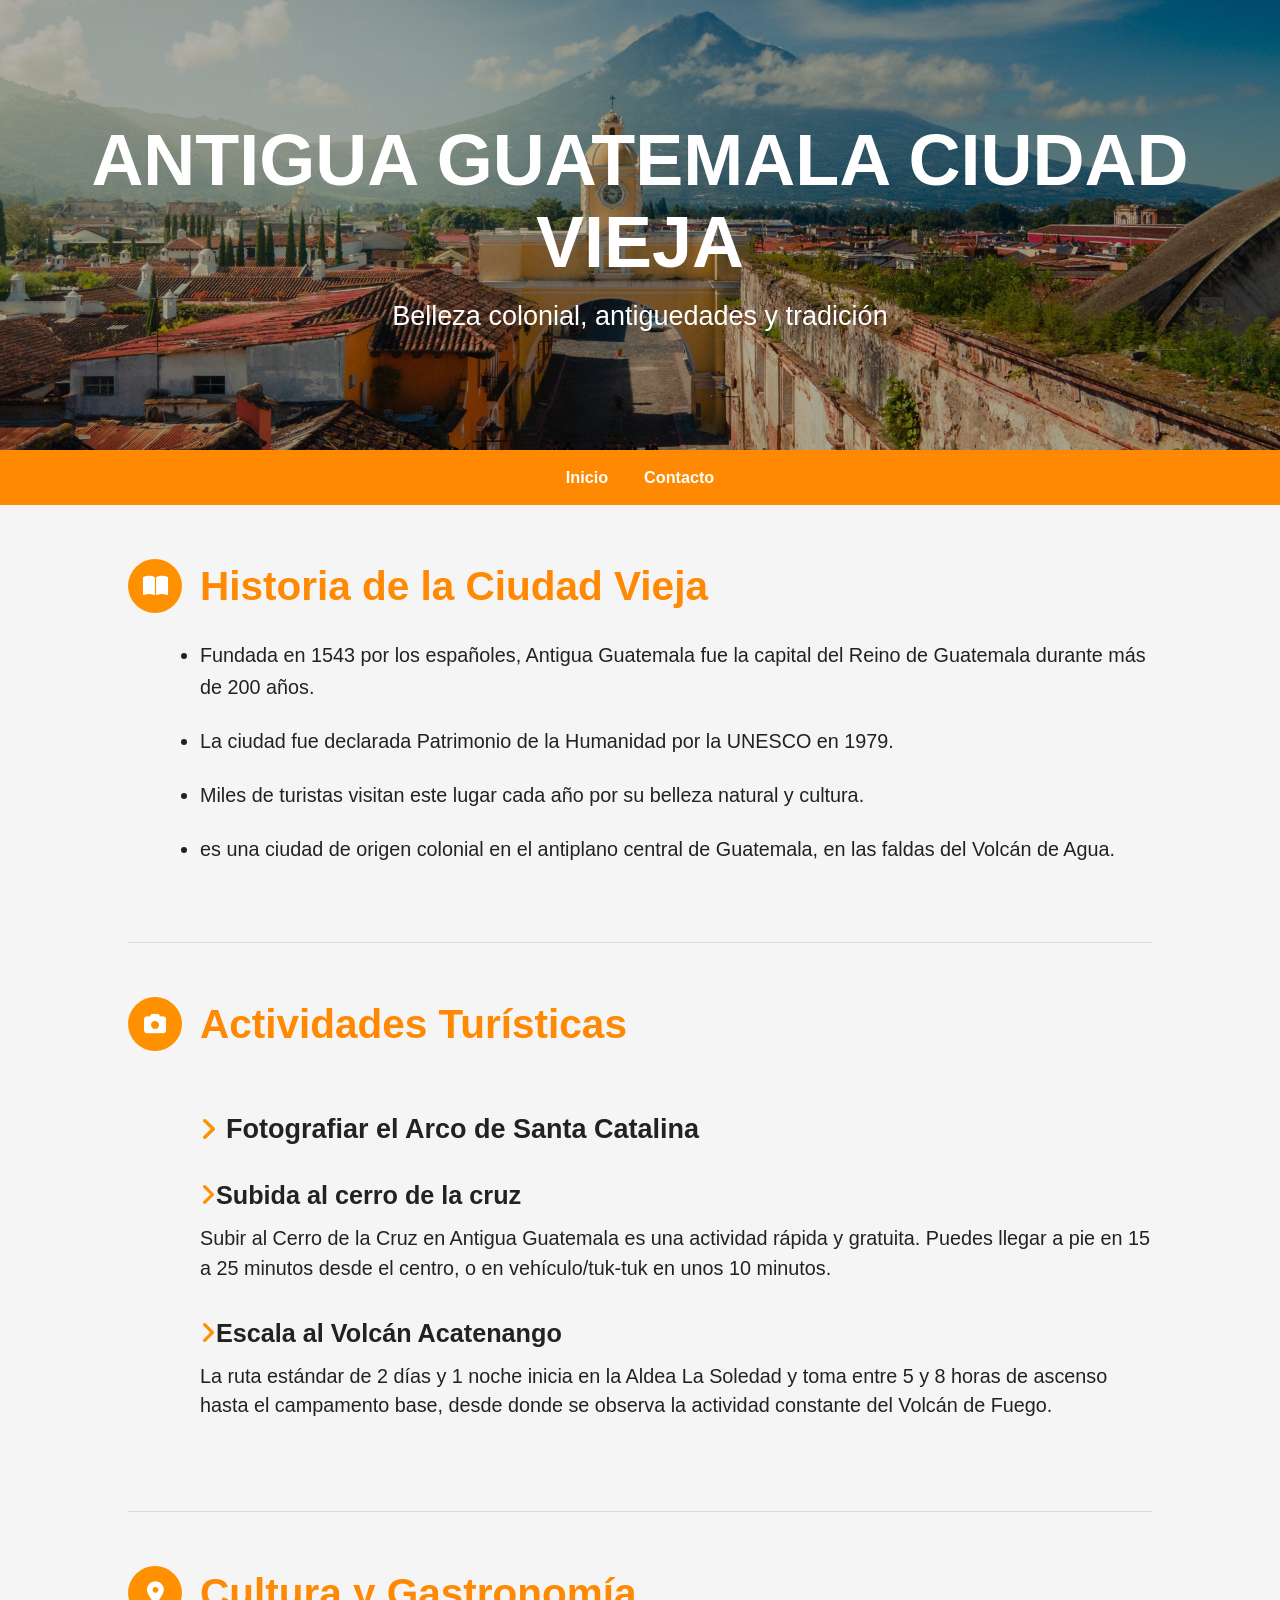
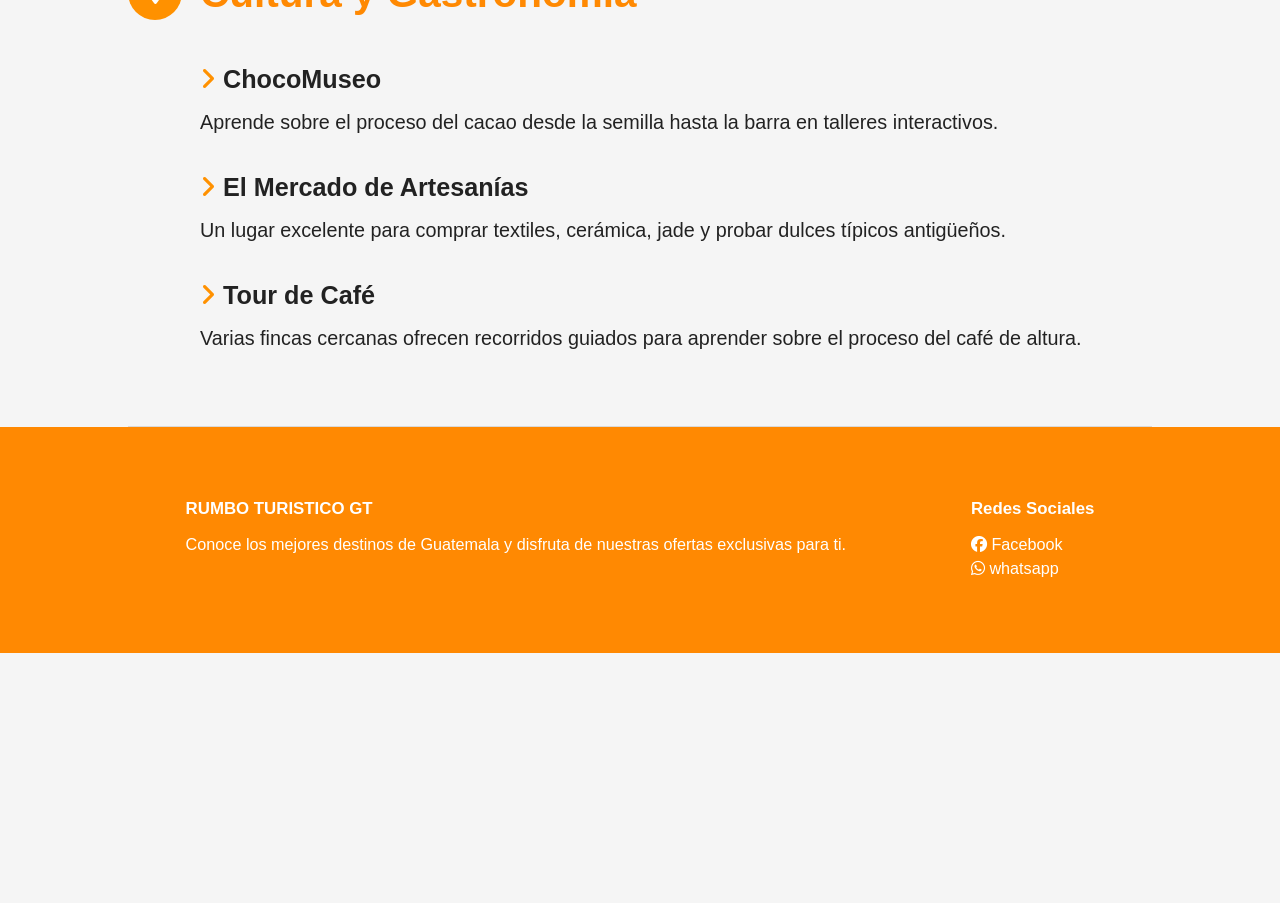
<file: ANTIGUA.html>
<!DOCTYPE html>
<html lang="es">

<head>
    <meta charset="UTF-8">
    <meta name="viewport" content="width=device-width, initial-scale=1.0">
    <title>ANTIGUA GUATEMALA  CIUDAD VIEJA</title>

    <link rel="stylesheet" href="STYLE-ANTIGUA.css">
    <meta name="viewport" content="width=device-width, initial-scale=1.0">

    <!-- ICONOS -->
    <link rel="stylesheet"
        href="https://cdnjs.cloudflare.com/ajax/libs/font-awesome/6.5.1/css/all.min.css">
</head>

<body>

    <!-- HERO -->

    <header>

        <div class="overlay">
            

            <h1>ANTIGUA GUATEMALA  CIUDAD VIEJA</h1>

            <p>Belleza colonial, antiguedades y tradición</p>

            

        </div>

    </header>

    <!-- MENÚ -->

    <nav>

        <a href="index.html">Inicio</a>
        <a href="#contacto">Contacto</a>

    </nav>

    <!-- HISTORIA -->

    <section class="contenedor">

        <div class="titulo-icono">

            <i class="fa-solid fa-book-open"></i>
            <h2>Historia de la Ciudad Vieja</h2>

        </div>

        <ul>

            <li>Fundada en 1543 por los españoles, Antigua Guatemala fue la capital del Reino de Guatemala durante más de 200 años.</li>

            <li>La ciudad fue declarada Patrimonio de la Humanidad por la UNESCO en 1979.</li>

            <li>Miles de turistas visitan este lugar cada año por su belleza natural y cultura.</li>

            <li> es una ciudad de origen colonial en el antiplano central de Guatemala, en las faldas del Volcán de Agua.</li>

        </ul>

    </section>

    <!-- ACTIVIDADES -->

    <section class="contenedor">

        <div class="titulo-icono">

            <i class="fa-solid fa-camera"></i>
            <h2>Actividades Turísticas</h2>

        </div>

        <div class="lista">

            <div class="item">

               <div class="item">

    <input type="checkbox" id="lancha">

    <label for="lancha" class="titulo-desplegable">

        <i class="fa-solid fa-angle-right"></i>

        Fotografiar el Arco de Santa Catalina

    </label>

    <div class="contenido">

        <p>
             Fotografiar el Arco de Santa Catalina con el Volcán de Agua de fondo, puede ser un hermoso recuerdo cuando visites antigua Guatemala.  </p>
<img src="ARCODESANTACATALINA.jpg" alt="Arco de Santa Catalina">

</div>

                </p>
<div class="imagen-desplegable">
                </div>
            </div>

            <div class="item">

                <h3><i class="fa-solid fa-angle-right"></i>Subida al cerro de la cruz</h3>

                <p>
                    Subir al Cerro de la Cruz en Antigua Guatemala es una actividad rápida y gratuita. Puedes llegar a pie en 15 a 25 minutos
                     desde el centro, o en vehículo/tuk-tuk en unos 10 minutos.
                </p>

            </div>

            <div class="item">

                <h3><i class="fa-solid fa-angle-right"></i>Escala al Volcán Acatenango</h3>

                <p>
                    La ruta estándar de 2 días y 1 noche inicia en la Aldea La Soledad y toma entre 5 y 8 horas de ascenso hasta el campamento base,
                     desde donde se observa la actividad constante del Volcán de Fuego.
                </p>

            </div>

        </div>

    </section>

    <!-- PUEBLOS -->

    <section class="contenedor">

        <div class="titulo-icono">

            <i class="fa-solid fa-location-dot"></i>
            <h2>Cultura y Gastronomía</h2>

        </div>

        <div class="lista">

            <div class="item">

                <h3><i class="fa-solid fa-angle-right"></i> ChocoMuseo</h3>

                <p>
                    Aprende sobre el proceso del cacao desde la semilla hasta la barra en talleres interactivos.
                </p>

            </div>

            <div class="item">

                <h3><i class="fa-solid fa-angle-right"></i> El Mercado de Artesanías</h3>

                <p>
                    Un lugar excelente para comprar textiles, cerámica, jade y probar dulces típicos antigüeños.
                </p>

            </div>

            <div class="item">

                <h3><i class="fa-solid fa-angle-right"></i> Tour de Café</h3>

                <p>
                     Varias fincas cercanas ofrecen recorridos guiados 
                      para aprender sobre el proceso del café de altura.
                </p>

            </div>

        </div>

    </section>

    <!-- FOOTER -->

    <footer>
        <footer id="contacto">

      
        <div class="footer-contenido">

            <div>

                <h3>RUMBO TURISTICO GT</h3>

                <p>
                    Conoce los mejores destinos de Guatemala y disfruta de nuestras ofertas exclusivas para ti.
                </p>

            </div>

            <div>

                <h3>Redes Sociales</h3>

                <p>
                    <i class="fa-brands fa-facebook"></i> Facebook
                </p>

            

                <p>
                    <i class="fa-brands fa-whatsapp"></i> whatsapp
                </p>
            </div>

        </div>

    </footer>

</body>

</html>
</file>
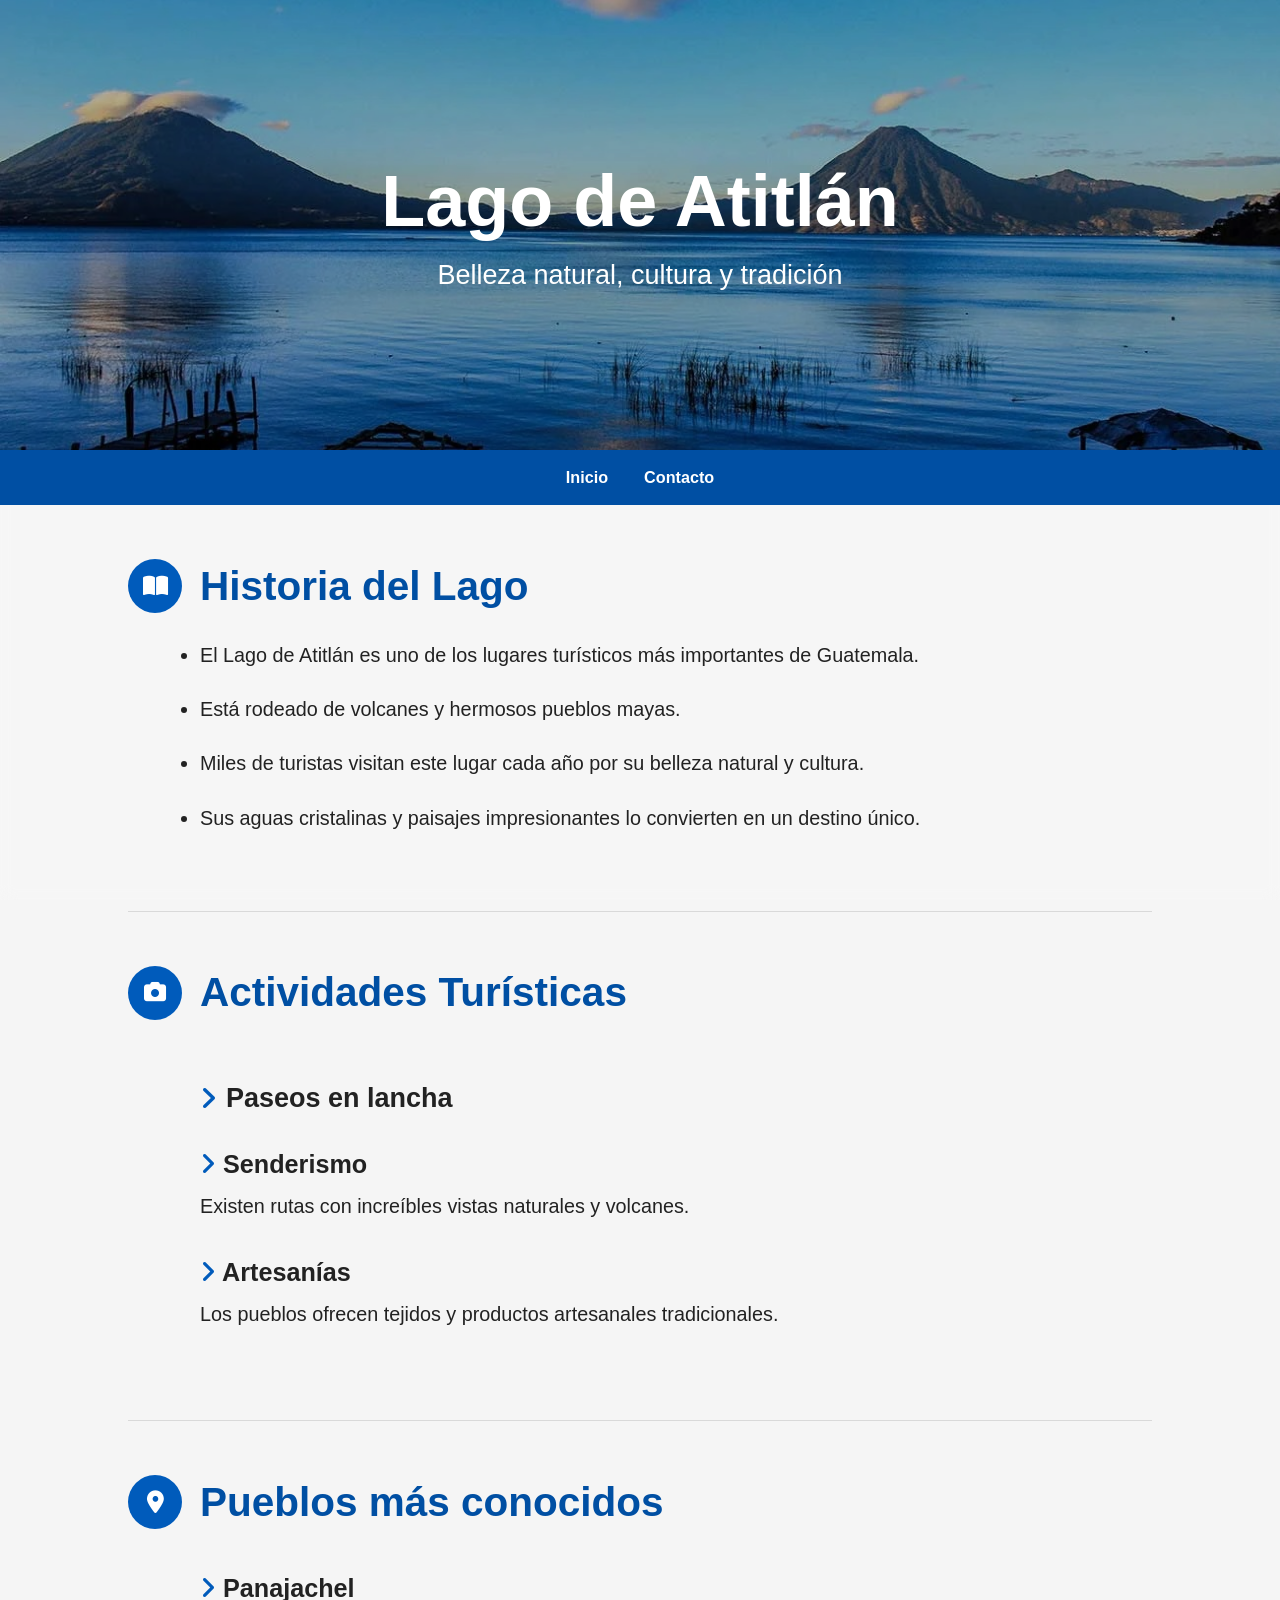
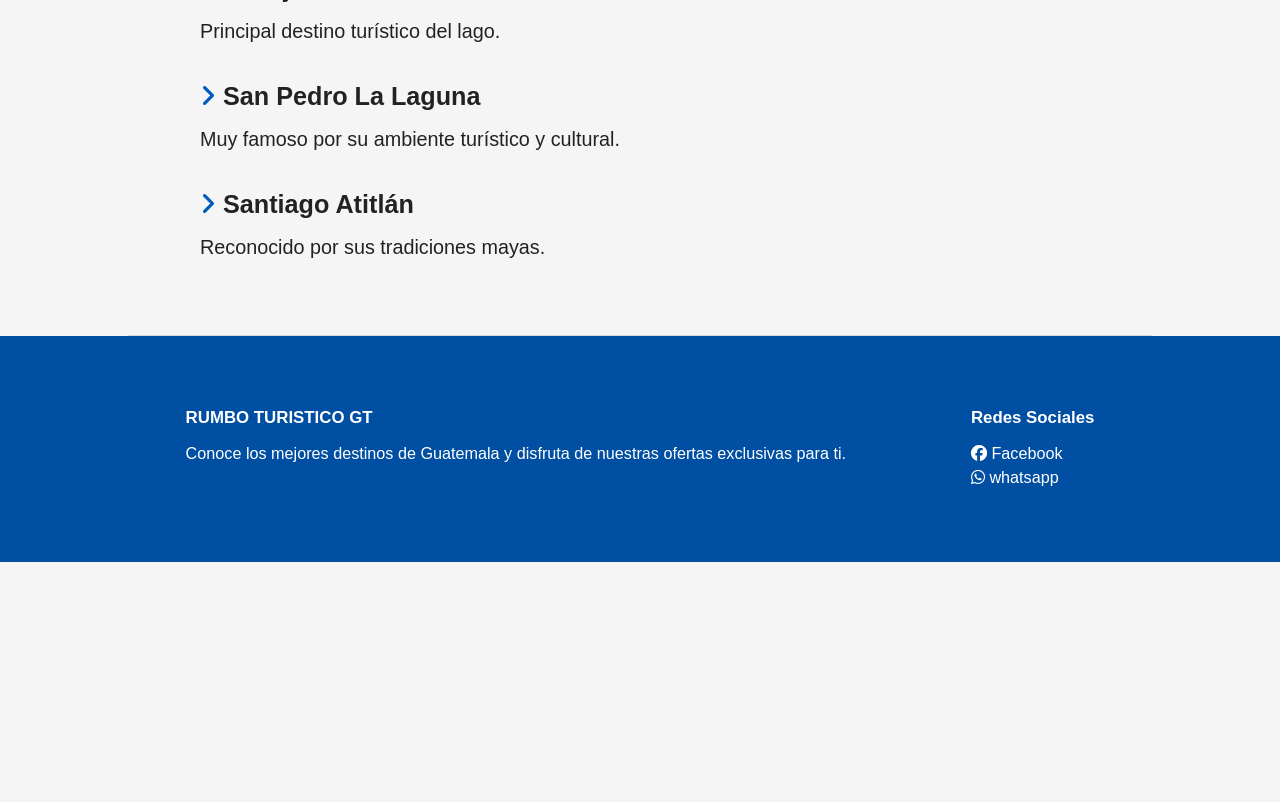
<file: ATITLAN.html>
<!DOCTYPE html>
<html lang="es">

<head>
    <meta charset="UTF-8">
    <meta name="viewport" content="width=device-width, initial-scale=1.0">
    <title>Lago de Atitlán</title>

    <link rel="stylesheet" href="style-ATITLAN.css">

    <!-- ICONOS -->
    <link rel="stylesheet"
        href="https://cdnjs.cloudflare.com/ajax/libs/font-awesome/6.5.1/css/all.min.css">
</head>

<body>

    <!-- HERO -->

    <header>

        <div class="overlay">

            <h1>Lago de Atitlán</h1>

            <p>Belleza natural, cultura y tradición</p>

        </div>

    </header>

    <!-- MENÚ -->

    <nav>

        <a href="index.html">Inicio</a>
        <a href="#contacto">Contacto</a>

    </nav>

    <!-- HISTORIA -->

    <section class="contenedor">

        <div class="titulo-icono">

            <i class="fa-solid fa-book-open"></i>
            <h2>Historia del Lago</h2>

        </div>

        <ul>

            <li>El Lago de Atitlán es uno de los lugares turísticos más importantes de Guatemala.</li>

            <li>Está rodeado de volcanes y hermosos pueblos mayas.</li>

            <li>Miles de turistas visitan este lugar cada año por su belleza natural y cultura.</li>

            <li>Sus aguas cristalinas y paisajes impresionantes lo convierten en un destino único.</li>

        </ul>

    </section>

    <!-- ACTIVIDADES -->

    <section class="contenedor">

        <div class="titulo-icono">

            <i class="fa-solid fa-camera"></i>
            <h2>Actividades Turísticas</h2>

        </div>

        <div class="lista">

            <div class="item">

               <div class="item">

    <input type="checkbox" id="lancha">

    <label for="lancha" class="titulo-desplegable">

        <i class="fa-solid fa-angle-right"></i>

        Paseos en lancha

    </label>

    <div class="contenido">

        <p>
            Los visitantes pueden recorrer diferentes pueblos alrededor del lago. 
            Puedes utilizar lanchas públicas o contratar tours privados para visitar comunidades como Santiago Atitlán, San Juan La Laguna y Panajachel.        </p>
<img src="PASEO EN LANCHA.jpg" alt="Paseo en lancha">

</div>

                </p>
<div class="imagen-desplegable">
                </div>
            </div>

            <div class="item">

                <h3><i class="fa-solid fa-angle-right"></i> Senderismo</h3>

                <p>
                    Existen rutas con increíbles vistas naturales y volcanes.
                </p>

            </div>

            <div class="item">

                <h3><i class="fa-solid fa-angle-right"></i> Artesanías</h3>

                <p>
                    Los pueblos ofrecen tejidos y productos artesanales tradicionales.
                </p>

            </div>

        </div>

    </section>

    <!-- PUEBLOS -->

    <section class="contenedor">

        <div class="titulo-icono">

            <i class="fa-solid fa-location-dot"></i>
            <h2>Pueblos más conocidos</h2>

        </div>

        <div class="lista">

            <div class="item">

                <h3><i class="fa-solid fa-angle-right"></i> Panajachel</h3>

                <p>
                    Principal destino turístico del lago.
                </p>

            </div>

            <div class="item">

                <h3><i class="fa-solid fa-angle-right"></i> San Pedro La Laguna</h3>

                <p>
                    Muy famoso por su ambiente turístico y cultural.
                </p>

            </div>

            <div class="item">

                <h3><i class="fa-solid fa-angle-right"></i> Santiago Atitlán</h3>

                <p>
                    Reconocido por sus tradiciones mayas.
                </p>

            </div>

        </div>

    </section>

    <!-- FOOTER -->

    <footer>
        <footer id="contacto">

      
        <div class="footer-contenido">

            <div>

                <h3>RUMBO TURISTICO GT</h3>

                <p>
                    Conoce los mejores destinos de Guatemala y disfruta de nuestras ofertas exclusivas para ti.
                </p>

            </div>

            <div>

                <h3>Redes Sociales</h3>

                <p>
                    <i class="fa-brands fa-facebook"></i> Facebook
                </p>

            

                <p>
                    <i class="fa-brands fa-whatsapp"></i> whatsapp
                </p>
            </div>

        </div>

    </footer>

</body>

</html>
</file>
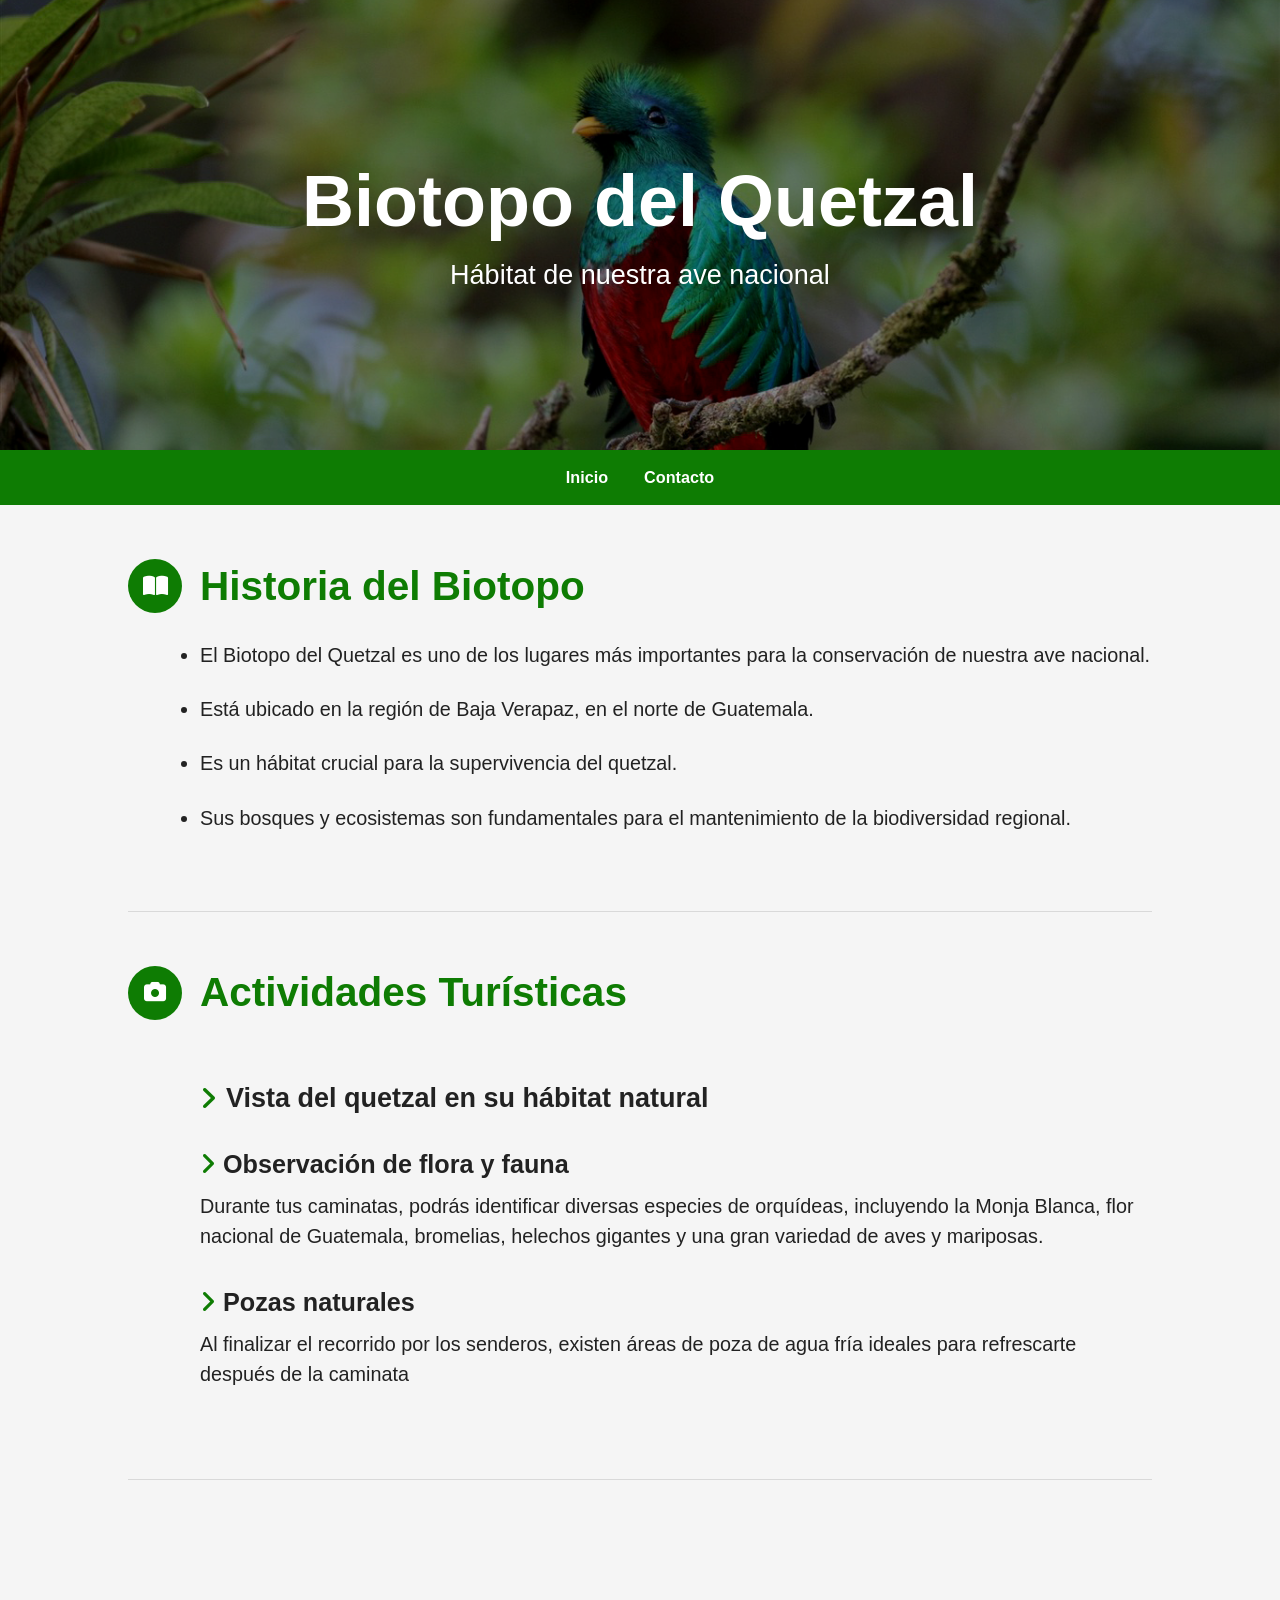
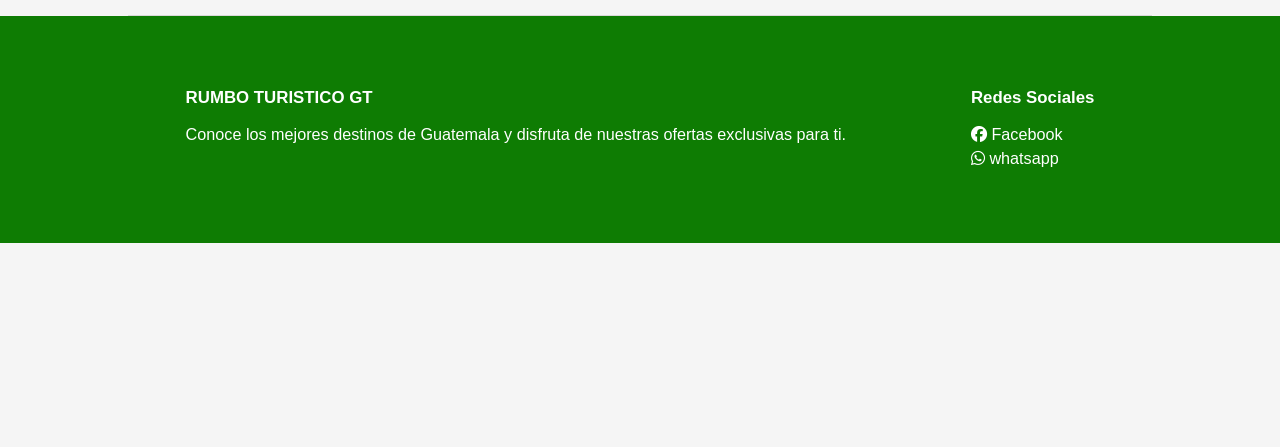
<file: Baja_Verapaz_2.html>
<!DOCTYPE html>
<html lang="es">

<head>
    <meta charset="UTF-8">
    <meta name="viewport" content="width=device-width, initial-scale=1.0">
    <title>Biotopo del Quetzal</title>

    <link rel="stylesheet" href="Baja_Verapaz_2.css">
    <meta name="viewport" content="width=device-width, initial-scale=1.0">

    <!-- ICONOS -->
    <link rel="stylesheet"
        href="https://cdnjs.cloudflare.com/ajax/libs/font-awesome/6.5.1/css/all.min.css">
</head>

<body>

    <!-- HERO -->

    <header>

        <div class="overlay">

            <h1>Biotopo del Quetzal</h1>

            <p>Hábitat de nuestra ave nacional</p>

        </div>

    </header>

    <!-- MENÚ -->

    <nav>

        <a href="index.html">Inicio</a>
        <a href="#contacto">Contacto</a>

    </nav>

    <!-- HISTORIA -->

    <section class="contenedor">

        <div class="titulo-icono">

            <i class="fa-solid fa-book-open"></i>
            <h2>Historia del Biotopo</h2>

        </div>

        <ul>

            <li>El Biotopo del Quetzal es uno de los lugares más importantes para la conservación de nuestra ave nacional.</li>

            <li>Está ubicado en la región de Baja Verapaz, en el norte de Guatemala.</li>

            <li>Es un hábitat crucial para la supervivencia del quetzal.</li>

            <li>Sus bosques y ecosistemas son fundamentales para el mantenimiento de la biodiversidad regional.</li>

        </ul>

    </section>

    <!-- ACTIVIDADES -->

    <section class="contenedor">

        <div class="titulo-icono">

            <i class="fa-solid fa-camera"></i>
            <h2>Actividades Turísticas</h2>

        </div>

        <div class="lista">

            <div class="item">

               <div class="item">

    <input type="checkbox" id="lancha">

    <label for="lancha" class="titulo-desplegable">

        <i class="fa-solid fa-angle-right"></i>

        Vista del quetzal en su hábitat natural

    </label>

    <div class="contenido">

        <p> La actividad estrella. La mejor época para observarlos es su etapa de anidación, y los mejores horarios son muy temprano en la mañana
             o al atardecer, cuando hay menos afluencia y las aves están más activas. </p> 
                 </p>
<img src="quetzal-2.jpg"  alt="Vista del quetzal en su hábitat natural">

</div>

                </p>
<div class="imagen-desplegable">
                </div>
            </div>

            <div class="item">

                <h3><i class="fa-solid fa-angle-right"></i> Observación de flora y fauna</h3>

                <p>
                    Durante tus caminatas, podrás identificar diversas especies de orquídeas, incluyendo la Monja Blanca, flor nacional de Guatemala,
                     bromelias, helechos gigantes y una gran variedad de aves y mariposas. 
                </p>

            </div>

            <div class="item">

                <h3><i class="fa-solid fa-angle-right"></i> Pozas naturales</h3>

                <p>
                     Al finalizar el recorrido por los senderos,
                      existen áreas de poza de agua fría ideales para refrescarte después de la caminata
                </p>

            </div>

        </div>

    </section>

    <!-- PUEBLOS -->

    <section class="contenedor">

        <div class="titulo-icono">

            

        </div>

    </section>

    <!-- FOOTER -->

    <footer>
        <footer id="contacto">

      
        <div class="footer-contenido">

            <div>

                <h3>RUMBO TURISTICO GT</h3>

                <p>
                    Conoce los mejores destinos de Guatemala y disfruta de nuestras ofertas exclusivas para ti.
                </p>

            </div>

            <div>

                <h3>Redes Sociales</h3>

                <p>
                    <i class="fa-brands fa-facebook"></i> Facebook
                </p>

            

                <p>
                    <i class="fa-brands fa-whatsapp"></i> whatsapp
                </p>
            </div>

        </div>

    </footer>

</body>

</html>
</file>
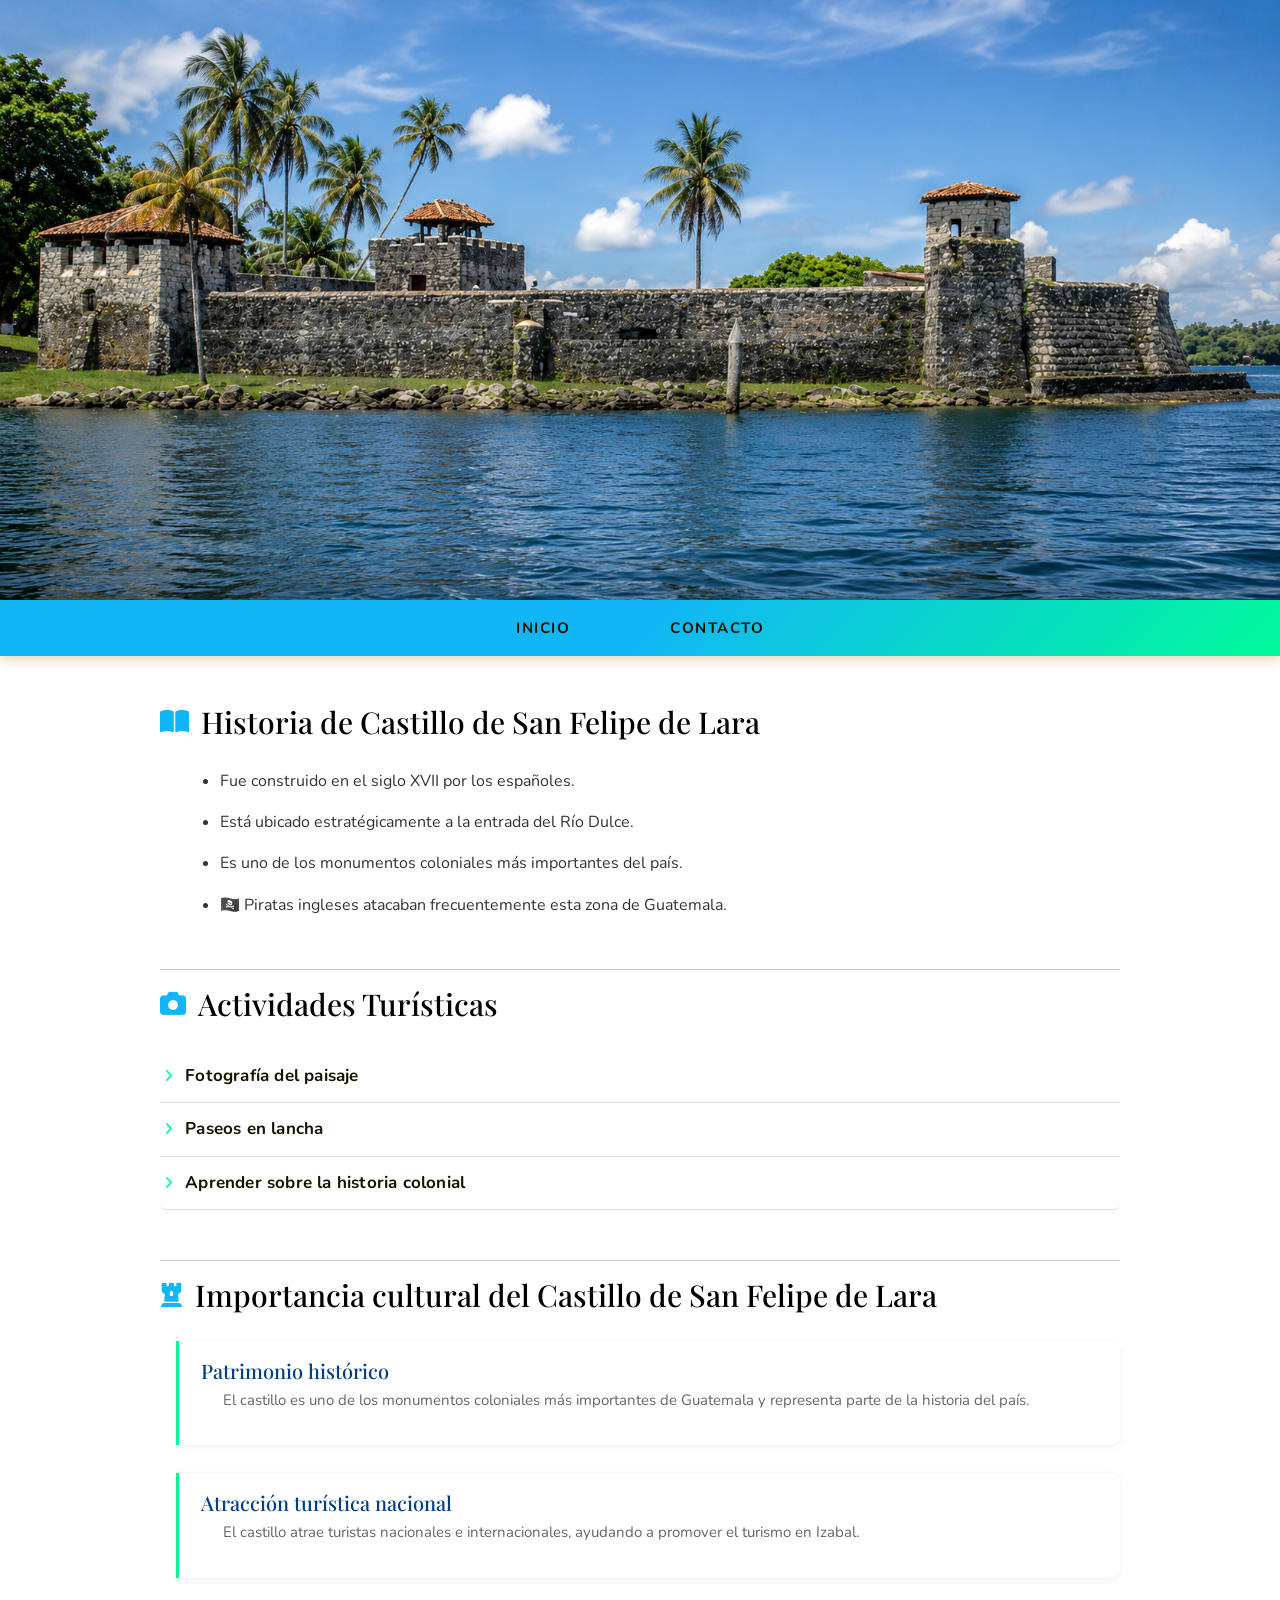
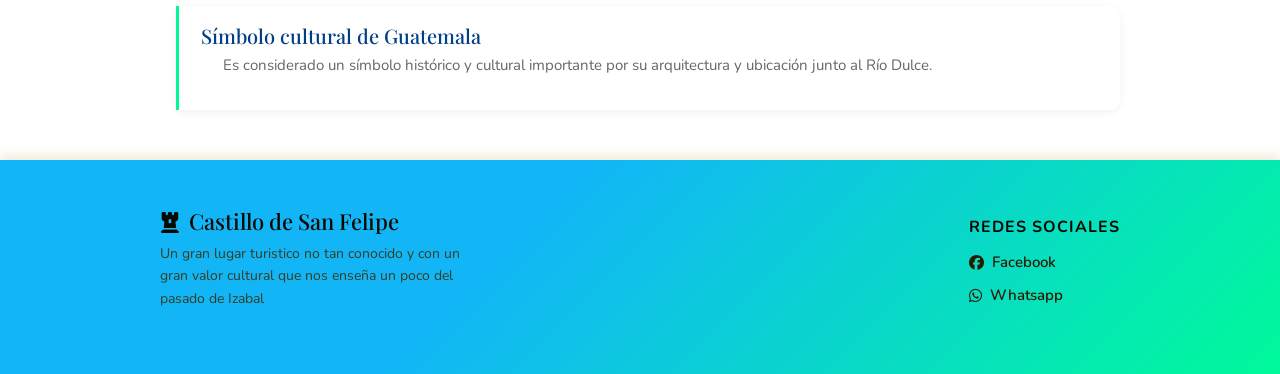
<file: SAN-FELIPE.html>
<!DOCTYPE html>
<html lang="es">
<head>

    <meta charset="UTF-8">
    <meta name="viewport" content="width=device-width, initial-scale=1.0">

    <title>SAN FELIPE DE LARA-CASTILLO COLONIAL</title>

    <link rel="stylesheet" href="style-FELIPE.css">

    <link href="https://cdn.jsdelivr.net/npm/bootstrap@5.3.3/dist/css/bootstrap.min.css" rel="stylesheet">

    <link rel="stylesheet"
    href="https://cdnjs.cloudflare.com/ajax/libs/font-awesome/6.5.1/css/all.min.css">

</head>

<body>


    <header>

        <div class="banner">

            <img src="h.png" >

        </div>


        <!-- MENU -->
        <nav>

            <ul>

                <li>
                    <a href="index.html">Inicio</a>
                </li>

                <li>
                    <a href="#contacto">Contacto</a>
                </li>

            </ul>

        </nav>

    </header>



    <main>


        <section class="contenido" id="inicio">

            <h1>
                <i class="fa-solid fa-book-open"></i>
                Historia de Castillo de San Felipe de Lara
            </h1>

            <ul>

                <li>
                    Fue construido en el siglo XVII por los españoles.               
                 </li>

                <li>
                   Está ubicado estratégicamente a la entrada del Río Dulce.
                </li>

                <li>
                 Es uno de los monumentos coloniales más importantes del país.
                </li>

                <li>
                    🏴‍☠️ Piratas ingleses atacaban frecuentemente esta zona de Guatemala.
                </li>

            </ul>

        </section>

        <hr>



        <section class="contenido">

            <h1>
                <i class="fa-solid fa-camera"></i>
                Actividades Turísticas
            </h1>



            <div class="accordion" id="accordionExample">



                <div class="accordion-item">

                    <h2 class="accordion-header">

                        <button class="accordion-button collapsed"
                        type="button"
                        data-bs-toggle="collapse"
                        data-bs-target="#collapseOne">

                            <i class="fa-solid fa-angle-right flecha"></i>

                          Fotografía del paisaje

                        </button>

                    </h2>

                    <div id="collapseOne"
                    class="accordion-collapse collapse"
                    data-bs-parent="#accordionExample">

                        <div class="accordion-body">

                            <p>
                              Disfruta de vistas al Río Dulce y toma fotografías del castillo y la naturaleza.
                            </p>

                            <!-- IMAGEN -->
                            <img src="e1.jpg"
                            alt="Lancha"
                            class="imagen-actividad">

                        </div>

                    </div>

                </div>




                <div class="accordion-item">

                    <h2 class="accordion-header">

                        <button class="accordion-button collapsed"
                        type="button"
                        data-bs-toggle="collapse"
                        data-bs-target="#collapseTwo">

                            <i class="fa-solid fa-angle-right flecha"></i>

                           Paseos en lancha

                        </button>

                    </h2>

                    <div id="collapseTwo"
                    class="accordion-collapse collapse"
                    data-bs-parent="#accordionExample">

                        <div class="accordion-body">

                            <p>
                                Realiza recorridos en lancha por Río Dulce y visita lugares cercanos llenos de naturaleza.
                            </p>

                            <img src="e2.jpg"
                            alt="Senderismo"
                            class="imagen-actividad">

                        </div>

                    </div>

                </div>



                <div class="accordion-item">

                    <h2 class="accordion-header">

                        <button class="accordion-button collapsed"
                        type="button"
                        data-bs-toggle="collapse"
                        data-bs-target="#collapseThree">

                            <i class="fa-solid fa-angle-right flecha"></i>

                          Aprender sobre la historia colonial

                        </button>

                    </h2>

                    <div id="collapseThree"
                    class="accordion-collapse collapse"
                    data-bs-parent="#accordionExample">

                        <div class="accordion-body">

                            <p>
                                Conoce cómo los españoles defendían el territorio de ataques piratas en Guatemala.
                            </p>

                            <img src="e3.jpg"
                            alt="Artesanías"
                            class="imagen-actividad">

                        </div>

                    </div>

                </div>

            </div>

        </section>

        <hr>




        <section class="contenido">

            <h1>
              <i class="fa-solid fa-chess-rook"></i>
               Importancia cultural del Castillo de San Felipe de Lara
            </h1>

            <div class="actividad">

                <h2>
                  
                  Patrimonio histórico
                </h2>

                <p>
                  El castillo es uno de los monumentos coloniales más importantes de Guatemala y representa parte de la historia del país.
                </p>

            </div>


            <div class="actividad">

                <h2>
                
                   Atracción turística nacional
                </h2>

                <p>
                    El castillo atrae turistas nacionales e internacionales, ayudando a promover el turismo en Izabal.
                </p>

            </div>


            <div class="actividad">

                <h2>
               
                   Símbolo cultural de Guatemala
                </h2>

                <p>
                   Es considerado un símbolo histórico y cultural importante por su arquitectura y ubicación junto al Río Dulce.
                </p>

            </div>

        </section>

    </main>





    <footer id="contacto">

        <div class="footer-contenedor">


            <div class="footer-izquierda">

                <h2>
                 <i class="fa-solid fa-chess-rook"></i>
                 Castillo de San Felipe
                </h2>

                <p>
              Un gran lugar turistico no tan conocido y con un gran valor cultural que nos enseña un poco del pasado de Izabal
                </p>

            </div>



            <div class="footer-derecha">

                <h3>Redes Sociales</h3>

                <p>
                    <i class="fa-brands fa-facebook"></i>
                    Facebook
                </p>

                <p>
                    <i class="fa-brands fa-whatsapp"></i>
                    Whatsapp
                </p>

            </div>

        </div>

    </footer>




    <script src="https://cdn.jsdelivr.net/npm/bootstrap@5.3.3/dist/js/bootstrap.bundle.min.js"></script>

</body>
</html>
</file>
<file: STYLE-ANTIGUA.css>
*{
    margin: 0;
    padding: 0;
    box-sizing: border-box;
    font-family: Arial, Helvetica, sans-serif;
}

body{
    background-color: #f5f5f5;
    color: #222;
    zoom: 90%;
}

/* HERO */

header {
    background-image: url(ANTIGUA2.jpg);
    background-size: cover;
    background-position: center;
    height: 500px;
    display: flex;
    justify-content: center;
    align-items: center;
    text-align: center;
}

.overlay{
    background-color: rgba(0,0,0,0.3);

    width: 100%;
    height: 100%;

    display: flex;
    flex-direction: column;

    justify-content: center;
    align-items: center;
}

header h1{
    font-size: 80px;
    color: white;
    margin-bottom: 20px;
}

header p{
    color: white;
    font-size: 30px;
}

/* MENÚ */

nav{
    background-color: #ff8902;

    display: flex;
    justify-content: center;
    gap: 40px;

    padding: 20px;
}

nav a{
    color: white;
    text-decoration: none;
    font-size: 18px;
    font-weight: bold;
}

nav a:hover{
    color: #ffd700;
}

/* CONTENIDO */

.contenedor{
    width: 80%;
    margin: auto;

    padding: 60px 0;

    border-bottom: 2px solid #d9d9d9;
}

/* TÍTULOS */

.titulo-icono{
    display: flex;
    align-items: center;

    gap: 20px;

    margin-bottom: 30px;
}

.titulo-icono i{
    background-color: #ff9100;

    color: white;

    width: 60px;
    height: 60px;

    border-radius: 50%;

    display: flex;
    justify-content: center;
    align-items: center;

    font-size: 25px;
}

.titulo-icono h2{
    color: #ff8902;
    font-size: 45px;
}

/*DEPLEGABLE*/

.item input{
    display: none;
}

/* TÍTULO */

.titulo-desplegable{

    display: flex;
    align-items: center;

    gap: 10px;

    font-size: 30px;
    font-weight: bold;

    cursor: pointer;
}

/* FLECHA */

.titulo-desplegable i{

    color: #ff9100;

    transition: 0.3s;
}

/* CONTENIDO OCULTO */

.contenido{

    max-height: 0;

    overflow: hidden;

    transition: max-height 0.5s ease;

    margin-left: 40px;
}

/* MOSTRAR CONTENIDO */

.item input:checked ~ .contenido{

    max-height: 800px;
}

/* GIRAR FLECHA */

.item input:checked + .titulo-desplegable i{

    transform: rotate(90deg);
}

/* IMAGEN */

.contenido img{

    width: 400px;

    margin-top: 20px;

    border-radius: 50px;
}

/* LISTAS */

ul{
    margin-left: 80px;
}

ul li{
    margin-bottom: 25px;
    font-size: 22px;
    line-height: 1.6;
}

/* ITEMS */

.lista{
    margin-left: 80px;
}

.item{
    padding: 20px 0;

    
}

.item h3{
    font-size: 28px;
    margin-bottom: 15px;
}

.item h3 i{
    color: #ff9100;
}

.item p{
    font-size: 22px;
    line-height: 1.5;
}

/* FOOTER */

footer{
    background-color: #ff8902;

    color: white;

    padding: 40px;
}

.footer-contenido{
    width: 80%;
    margin: auto;

    display: flex;
    justify-content: space-between;
    flex-wrap: wrap;
}

.footer-contenido h3{
    margin-bottom: 15px;
}

.footer-contenido p{
    font-size: 18px;
    line-height: 1.5;
}
html{
    scroll-behavior: smooth;
}
/* RESPONSIVE PARA CELULAR */

@media (max-width: 768px){

    /* TÍTULOS */

    h1{

        font-size: 40px;
    }

    h2{

        font-size: 30px;
    }

    /* MENÚ */

    nav ul{

        flex-direction: column;

        gap: 20px;
    }

    /* TARJETAS */

    .grid{

        flex-direction: column;

        align-items: center;
    }

    .card{

        width: 90%;
    }

    /* IMÁGENES */

    .card img{

        height: 250px;
    }

    /* TEXTO */

    p{

        font-size: 18px;
    }
}
img{

    max-width: 100%;
}
</file>
<file: style-ATITLAN.css>
*{
    margin: 0;
    padding: 0;
    box-sizing: border-box;
    font-family: Arial, Helvetica, sans-serif;
}

body{
    background-color: #f5f5f5;
    color: #222;
    zoom: 90%;
}

/* HERO */

header {
    background-image: url(ATITLAN1.jpg);
    background-size: cover;
    background-position: center;
    height: 500px;
    display: flex;
    justify-content: center;
    align-items: center;
    text-align: center;
}

.overlay{
    background-color: rgba(0,0,0,0.3);

    width: 100%;
    height: 100%;

    display: flex;
    flex-direction: column;

    justify-content: center;
    align-items: center;
}

header h1{
    font-size: 80px;
    color: white;
    margin-bottom: 20px;
}

header p{
    color: white;
    font-size: 30px;
}

/* MENÚ */

nav{
    background-color: #004fa3;

    display: flex;
    justify-content: center;
    gap: 40px;

    padding: 20px;
}

nav a{
    color: white;
    text-decoration: none;
    font-size: 18px;
    font-weight: bold;
}

nav a:hover{
    color: #ffd700;
}

/* CONTENIDO */

.contenedor{
    width: 80%;
    margin: auto;

    padding: 60px 0;

    border-bottom: 2px solid #d9d9d9;
}

/* TÍTULOS */

.titulo-icono{
    display: flex;
    align-items: center;

    gap: 20px;

    margin-bottom: 30px;
}

.titulo-icono i{
    background-color: #005bbb;

    color: white;

    width: 60px;
    height: 60px;

    border-radius: 50%;

    display: flex;
    justify-content: center;
    align-items: center;

    font-size: 25px;
}

.titulo-icono h2{
    color: #004fa3;
    font-size: 45px;
}

/*DEPLEGABLE*/

.item input{
    display: none;
}

/* TÍTULO */

.titulo-desplegable{

    display: flex;
    align-items: center;

    gap: 10px;

    font-size: 30px;
    font-weight: bold;

    cursor: pointer;
}

/* FLECHA */

.titulo-desplegable i{

    color: #005bbb;

    transition: 0.3s;
}

/* CONTENIDO OCULTO */

.contenido{

    max-height: 0;

    overflow: hidden;

    transition: max-height 0.5s ease;

    margin-left: 40px;
}

/* MOSTRAR CONTENIDO */

.item input:checked ~ .contenido{

    max-height: 800px;
}

/* GIRAR FLECHA */

.item input:checked + .titulo-desplegable i{

    transform: rotate(90deg);
}

/* IMAGEN */

.contenido img{

    width: 1000px;

    margin-top: 20px;

    border-radius: 50px;
}

/* LISTAS */

ul{
    margin-left: 80px;
}

ul li{
    margin-bottom: 25px;
    font-size: 22px;
    line-height: 1.6;
}

/* ITEMS */

.lista{
    margin-left: 80px;
}

.item{
    padding: 20px 0;

    
}

.item h3{
    font-size: 28px;
    margin-bottom: 15px;
}

.item h3 i{
    color: #005bbb;
}

.item p{
    font-size: 22px;
    line-height: 1.5;
}

/* FOOTER */

footer{
    background-color: #004fa3;

    color: white;

    padding: 40px;
}

.footer-contenido{
    width: 80%;
    margin: auto;

    display: flex;
    justify-content: space-between;
    flex-wrap: wrap;
}

.footer-contenido h3{
    margin-bottom: 15px;
}

.footer-contenido p{
    font-size: 18px;
    line-height: 1.5;
}
html{
    scroll-behavior: smooth;
}


/* CAPA BORROSA */

body::before{

    content: "";

    position: fixed;

    top: 0;

    left: 0;

    width: 100%;

    height: 100%;

    backdrop-filter: blur(8px);

    -webkit-backdrop-filter: blur(8px);

    background: rgba(255,255,255,0.1);

    z-index: -1;
}
</file>
<file: Baja_Verapaz_2.css>
*{
    margin: 0;
    padding: 0;
    box-sizing: border-box;
    font-family: Arial, Helvetica, sans-serif;
}

body{
    background-color: #f5f5f5;
    color: #222;
    zoom: 90%;
}

/* HERO */

header {
    background-image: url(El-Quetzal_2.jpg);
    background-size: cover;
    background-position: center top 10%;
    height: 500px;
    display: flex;
    justify-content: center;
    align-items: center;
    text-align: center;
}

.overlay{
    background-color: rgba(0,0,0,0.3);

    width: 100%;
    height: 100%;

    display: flex;
    flex-direction: column;

    justify-content: center;
    align-items: center;
}

header h1{
    font-size: 80px;
    color: white;
    margin-bottom: 20px;
}

header p{
    color: white;
    font-size: 30px;
}

/* MENÚ */

nav{
    background-color: #0e7c03;

    display: flex;
    justify-content: center;
    gap: 40px;

    padding: 20px;
}

nav a{
    color: white;
    text-decoration: none;
    font-size: 18px;
    font-weight: bold;
}

nav a:hover{
    color: #ffd700;
}

/* CONTENIDO */

.contenedor{
    width: 80%;
    margin: auto;

    padding: 60px 0;

    border-bottom: 2px solid #d9d9d9;
}

/* TÍTULOS */

.titulo-icono{
    display: flex;
    align-items: center;

    gap: 20px;

    margin-bottom: 30px;
}

.titulo-icono i{
    background-color: #0e7c03;

    color: white;

    width: 60px;
    height: 60px;

    border-radius: 50%;

    display: flex;
    justify-content: center;
    align-items: center;

    font-size: 25px;
}

.titulo-icono h2{
    color: #0e7c03;
    font-size: 45px;
}

/*DEPLEGABLE*/

.item input{
    display: none;
}

/* TÍTULO */

.titulo-desplegable{

    display: flex;
    align-items: center;

    gap: 10px;

    font-size: 30px;
    font-weight: bold;

    cursor: pointer;
}

/* FLECHA */

.titulo-desplegable i{

    color: #0e7c03;

    transition: 0.3s;
}

/* CONTENIDO OCULTO */

.contenido{

    max-height: 0;

    overflow: hidden;

    transition: max-height 0.5s ease;

    margin-left: 40px;
}

/* MOSTRAR CONTENIDO */

.item input:checked ~ .contenido{

    max-height: 800px;
}

/* GIRAR FLECHA */

.item input:checked + .titulo-desplegable i{

    transform: rotate(90deg);
}

/* IMAGEN */

.contenido img{

    width: 1000px;

    margin-top: 20px;

    border-radius: 50px;
}

/* LISTAS */

ul{
    margin-left: 80px;
}

ul li{
    margin-bottom: 25px;
    font-size: 22px;
    line-height: 1.6;
}

/* ITEMS */

.lista{
    margin-left: 80px;
}

.item{
    padding: 20px 0;

    
}

.item h3{
    font-size: 28px;
    margin-bottom: 15px;
}

.item h3 i{
    color: #0e7c03;
}

.item p{
    font-size: 22px;
    line-height: 1.5;
}

/* FOOTER */

footer{
    background-color: #0e7c03;

    color: white;

    padding: 40px;
}

.footer-contenido{
    width: 80%;
    margin: auto;

    display: flex;
    justify-content: space-between;
    flex-wrap: wrap;
}

.footer-contenido h3{
    margin-bottom: 15px;
}

.footer-contenido p{
    font-size: 18px;
    line-height: 1.5;
}
html{
    scroll-behavior: smooth;
}
/* RESPONSIVE PARA CELULAR */

@media (max-width: 768px){

    /* TÍTULOS */

    h1{

        font-size: 40px;
    }

    h2{

        font-size: 30px;
    }

    /* MENÚ */

    nav ul{

        flex-direction: column;

        gap: 20px;
    }

    /* TARJETAS */

    .grid{

        flex-direction: column;

        align-items: center;
    }

    .card{

        width: 90%;
    }

    /* IMÁGENES */

    .card img{

        height: 250px;
    }

    /* TEXTO */

    p{

        font-size: 18px;
    }
}
img{

    max-width: 100%;
}
</file>
<file: style-FELIPE.css>
@import url('https://fonts.googleapis.com/css2?family=Playfair+Display:wght@600;700&family=Nunito:wght@400;600;700&display=swap');
 
* {
    margin: 0;
    padding: 0;
    box-sizing: border-box;
    font-family: 'Nunito', sans-serif;
}
 
body {
    background-color: #f8f6f2;
}
 
 
 
/* BANNER */
 
.banner {
    width: 100%;
    height: 600px;
    overflow: hidden;
    position: relative;
}
 
.banner img {
    width: 100%;
    height: 100%;
    object-fit: cover;
    object-position: center;
    display: block;
    background-color: #b7c8d8;
}
 
/* Subtle gradient overlay at bottom of banner */
.banner::after {
    content: '';
    position: absolute;
    bottom: 0;
    left: 0;
    right: 0;
    height: 60px;
    background: linear-gradient(to bottom, transparent, rgba(0,0,0,0.15));
}
 
 
 
/* MENU */
 
nav {
    background: linear-gradient(135deg, #12b6f7 0%, #12b6f7 50%, #00fa9a 100%);
    padding: 0;
    box-shadow: 0 3px 12px rgba(180, 130, 20, 0.35);
}
 
nav ul {
    list-style: none;
    display: flex;
    justify-content: center;
    gap: 60px;
    padding: 16px 0;
}
 
nav a {
    text-decoration: none;
    color: #1a1200;
    font-size: 15px;
    font-weight: 700;
    letter-spacing: 1.5px;
    text-transform: uppercase;
    padding: 6px 18px;
    border-radius: 30px;
    transition: all 0.25s ease;
    border: 2px solid transparent;
}
 
nav a:hover {
    background-color: rgba(0, 0, 0, 0.12);
    border-color: rgba(0, 0, 0, 0.2);
    color: #0a0800;
}
 
 
 
/* CONTENIDO */
 
main {
    width: 82%;
    max-width: 960px;
    margin: 48px auto;
}
 
.contenido {
    margin-bottom: 50px;
}
 
.contenido h1 {
    color: #000000;
    font-family: 'Playfair Display', serif;
    font-size: 30px;
    margin-bottom: 28px;
    display: flex;
    align-items: center;
    gap: 12px;
}
 
.contenido h1 i {
    font-size: 26px;
    color: #12b6f7;
}
 
.contenido ul {
    margin-left: 28px;
}
 
.contenido ul li {
    margin-bottom: 14px;
    font-size: 16px;
    line-height: 1.7;
    color: #333;
}
 
 
 
/* LINEA */
 
hr {
    margin: 48px 0;
    border: none;
    border-top: 1px solid #ddd;
}
 
 
 
/* ACORDEON */
 
.accordion-item {
    border: none !important;
    border-bottom: 1px solid #e8e0d0 !important;
    margin-bottom: 0 !important;
}
 
.accordion-button {
    font-size: 17px !important;
    font-weight: 700;
    color: #1a1200 !important;
    background-color: transparent !important;
    box-shadow: none !important;
    padding: 16px 4px !important;
    letter-spacing: 0.2px;
}
 
.accordion-button:not(.collapsed) {
    color: #003f87 !important;
}
 
.accordion-button::after {
    display: none;
}
 
.flecha {
    color: #00FA9A;
    margin-right: 12px;
    font-size: 14px;
    transition: transform 0.2s;
}
 
.accordion-button:not(.collapsed) .flecha {
    transform: rotate(90deg);
    color: #003f87;
}
 
.accordion-body {
    margin-left: 30px;
    padding-top: 4px !important;
    padding-bottom: 20px !important;
}
 
.accordion-body p {
    font-size: 15px;
    margin-bottom: 18px;
    color: #555;
    line-height: 1.7;
}
 
 
 
/* IMAGEN */
 
.imagen-actividad {
    width: 560px;
    max-width: 100%;
    border-radius: 14px;
    display: block;
    box-shadow: 0 4px 16px rgba(0,0,0,0.12);
}
 
 
 
/* PUEBLOS */
 
.actividad {
    margin-left: 16px;
    margin-bottom: 28px;
    padding: 18px 22px;
    border-left: 3px solid #00fa9a;
    background: white;
    border-radius: 0 10px 10px 0;
    box-shadow: 0 2px 8px rgba(0,0,0,0.06);
}
 
.actividad h2 {
    font-family: 'Playfair Display', serif;
    font-size: 20px;
    margin-bottom: 6px;
    color: #003f87;
    display: flex;
    align-items: center;
    gap: 8px;
}
 
.actividad h2 i {
    color: #c8952a;
    font-size: 14px;
}
 
.actividad p {
    font-size: 15px;
    color: #666;
    margin-left: 22px;
}
 
 
 
/* FOOTER */
 
footer {
    background: linear-gradient(135deg, #12b6f7 0%, #12b6f7 40%, #00fa9a 100%);
    color: #1a1200;
    padding: 48px 70px;
    box-shadow: 0 -3px 12px rgba(180, 130, 20, 0.2);
}
 
.footer-contenedor {
    display: flex;
    justify-content: space-between;
    align-items: center;
    flex-wrap: wrap;
    gap: 28px;
    max-width: 960px;
    margin: 0 auto;
}
 
.footer-izquierda h2 {
    font-family: 'Playfair Display', serif;
    font-size: 22px;
    margin-bottom: 8px;
    color: #0a0800;
    display: flex;
    align-items: center;
    gap: 10px;
}
 
.footer-izquierda p {
    font-size: 14px;
    color: #3a2800;
    opacity: 0.85;
    max-width: 320px;
    line-height: 1.6;
}
 
.footer-derecha h3 {
    font-size: 16px;
    font-weight: 700;
    letter-spacing: 1px;
    text-transform: uppercase;
    margin-bottom: 14px;
    color: #0a0800;
}
 
.footer-derecha p {
    font-size: 15px;
    margin-bottom: 10px;
    color: #2a1a00;
    display: flex;
    align-items: center;
    gap: 8px;
    font-weight: 600;
    cursor: pointer;
    transition: opacity 0.2s;
}
 
.footer-derecha p:hover {
    opacity: 0.7;
}
 
.footer-derecha i,
.footer-izquierda i {
    margin-right: 0;
}
</file>
